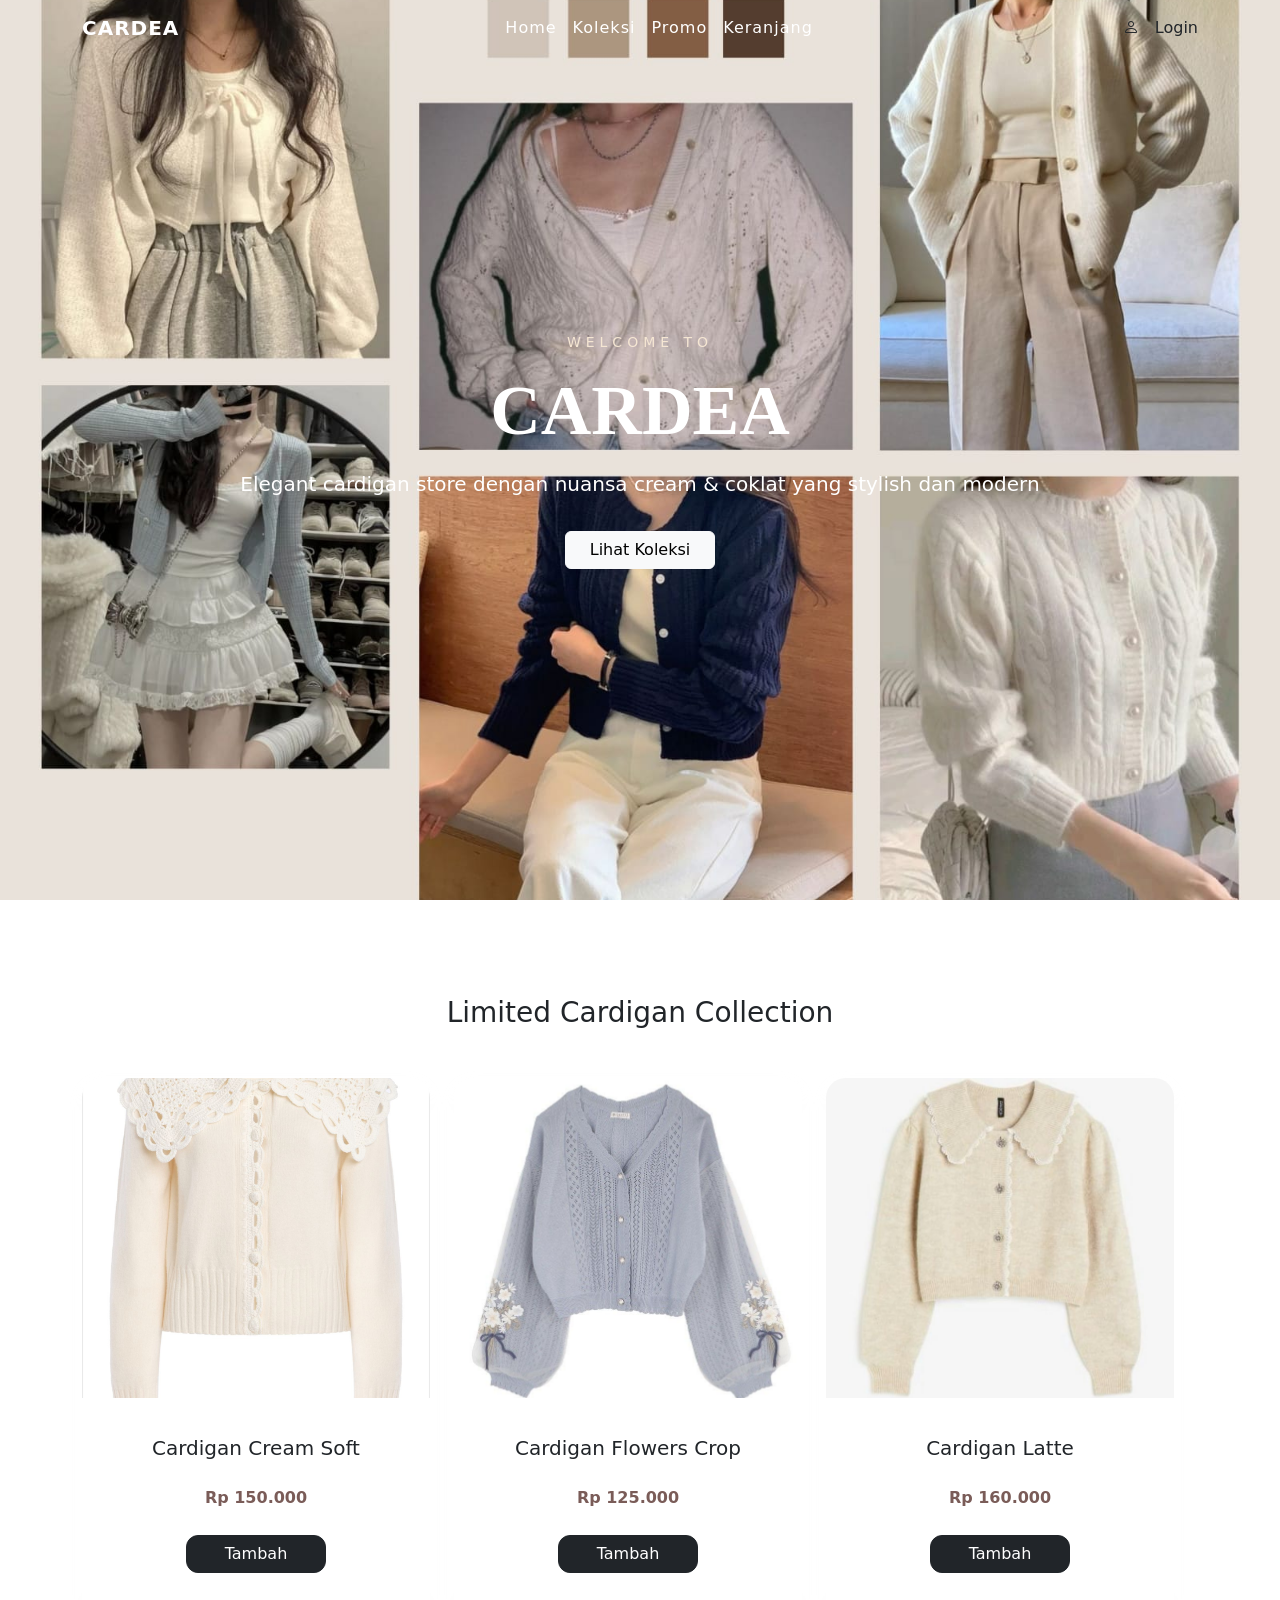
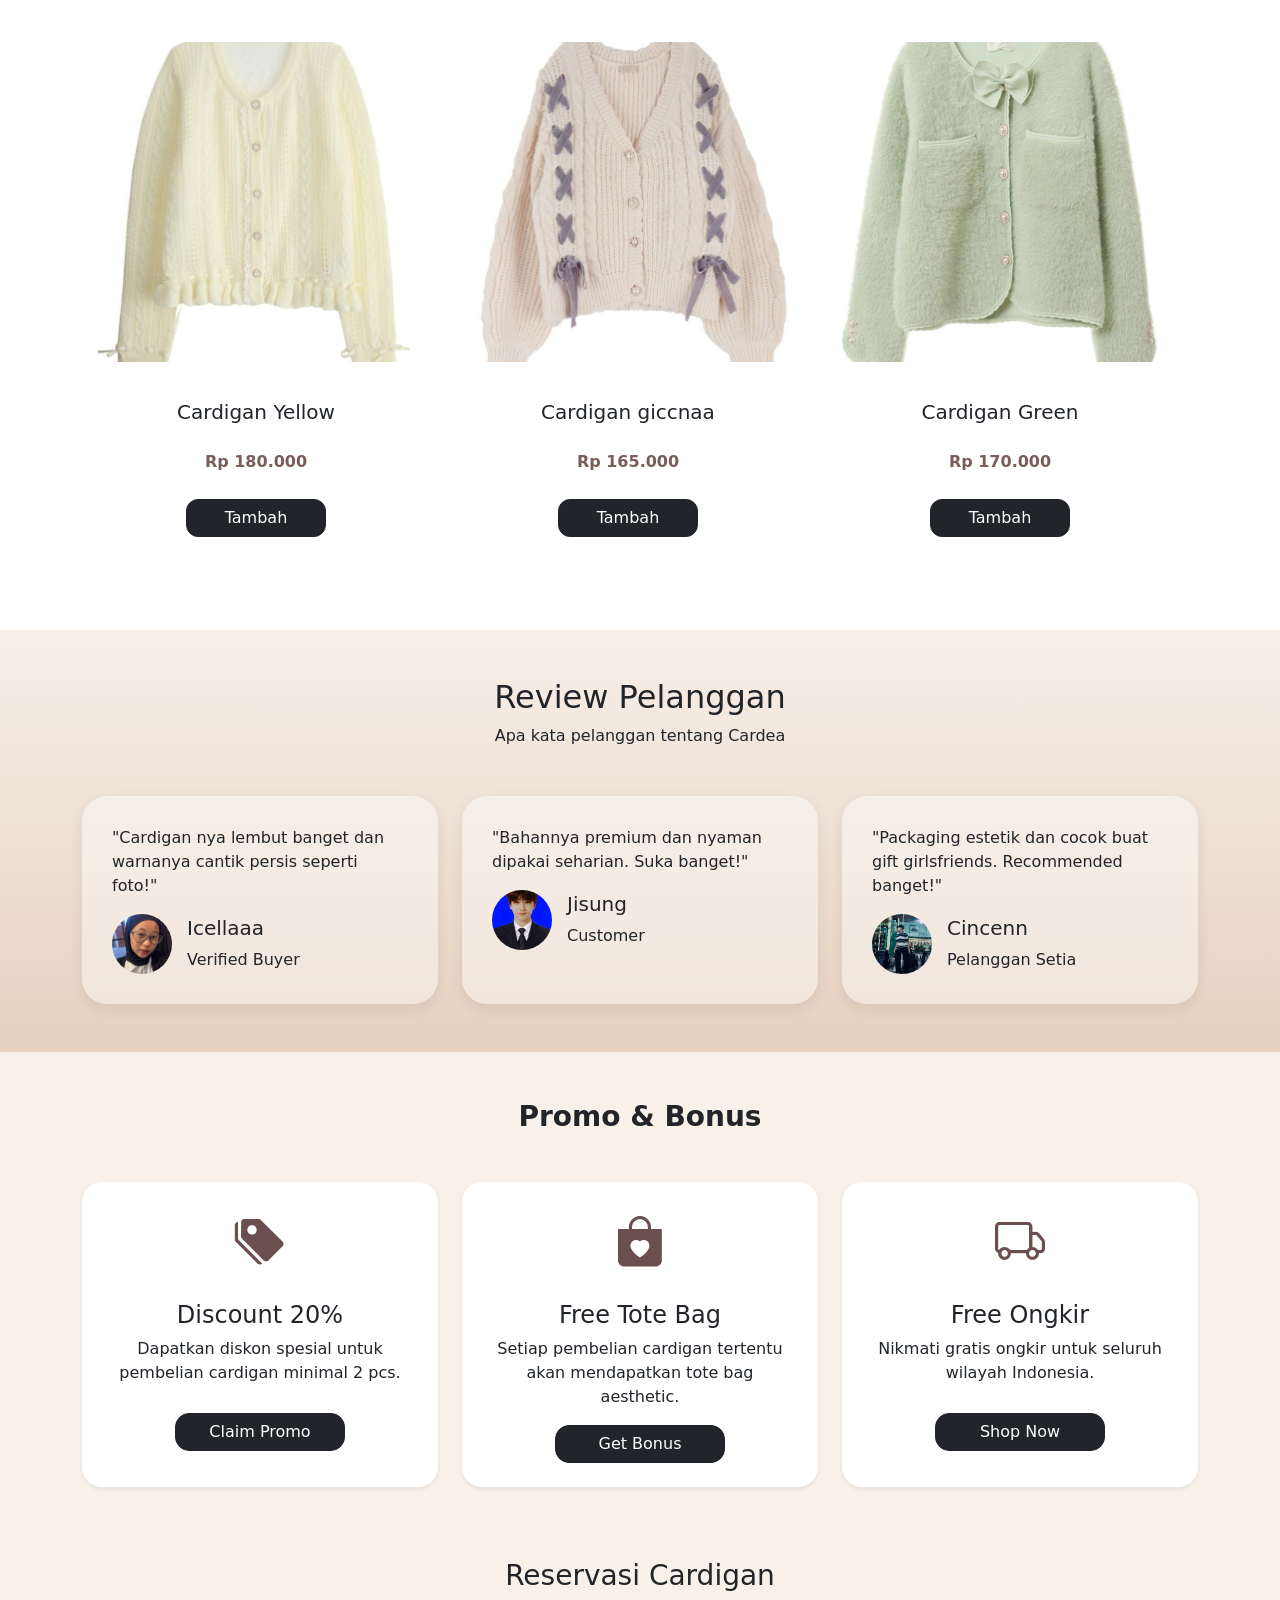
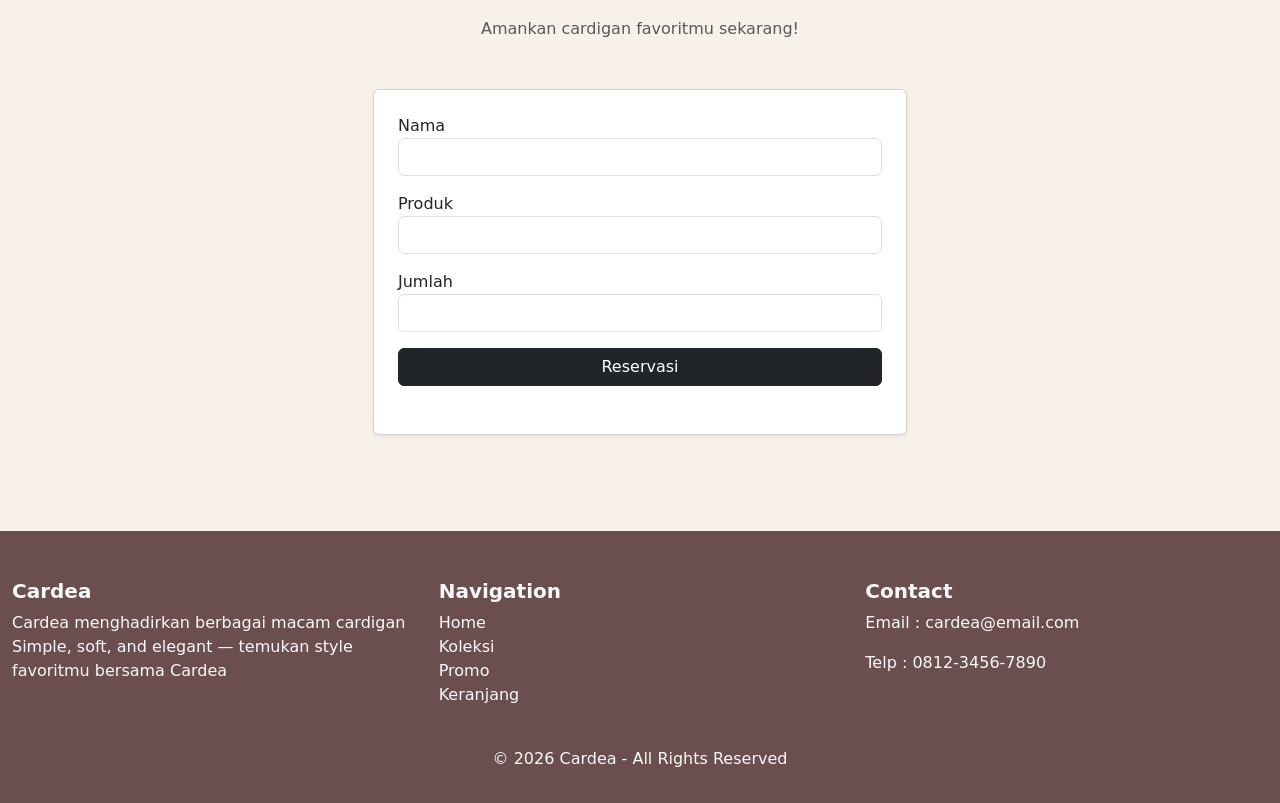
<file: index.html>
<!DOCTYPE html>
<html>
<head>
  <title>Cardea</title>
  <link href="https://cdn.jsdelivr.net/npm/bootstrap@5.3.0/dist/css/bootstrap.min.css" rel="stylesheet">
  <link rel="stylesheet" href="https://cdn.jsdelivr.net/npm/bootstrap-icons@1.11.3/font/bootstrap-icons.min.css">
  <link rel="stylesheet" href="css.css">
</head>

<body>

<!-- NAVBAR -->
<nav class="navbar navbar-expand-lg navbar-dark fixed-top custom-navbar">
  <div class="container">

    <a class="navbar-brand fw-bold">CARDEA</a>
    <button class="navbar-toggler" data-bs-toggle="collapse" data-bs-target="#nav">
      <span class="navbar-toggler-icon"></span>
    </button>

    <div class="collapse navbar-collapse justify-content-center" id="nav">
      <ul class="navbar-nav">
        <li class="nav-item"><a class="nav-link" href="index.html">Home</a></li>
        <li class="nav-item"><a class="nav-link" href="koleksi.html">Koleksi</a></li>
        <li class="nav-item"><a class="nav-link" href="promo.html">Promo</a></li>
        <li class="nav-item"><a class="nav-link" href="keranjang.html">Keranjang</a></li>
      </ul>
    </div>
    <div class="ms-auto d-flex gap-3 align-items-center">
    <i class="bi bi-person"></i>Login</a>
</div>
  </div>
</nav>

<!-- HERO -->
<section class="hero d-flex align-items-center text-center text-white">
  <div class="container">
    <p class="welcome-text">WELCOME TO</p>
    <h1 class="display-3 fw-bold">CARDEA</h1>
    <p class="lead mt-3">
      Elegant cardigan store dengan nuansa cream & coklat yang stylish dan modern
    </p>
    <a href="koleksi.html" class="btn btn-light mt-3 px-4"> Lihat Koleksi</a>
  </div>
</section>

</body>

<!-- PRODUK -->
<section class="container py-5 mt-5">
  <h3 class="text-center mb-4"> Limited Cardigan Collection</h3>
  <div class="row g-4">
   <div class="row g-4">

  <!-- 1 -->
  <div class="col-md-4">
    <div class="card product">
      <img src="cardea sccell.jpg" class="card-img-top">
      <div class="card-body text-center">
        <h5>Cardigan Cream Soft</h5>
        <p>Rp 150.000</p>
        <button class="btn btn-dark">Tambah</button>
      </div>
    </div>
  </div>

  <!-- 2 -->
  <div class="col-md-4">
    <div class="card product">
      <img src="flowerss cardea.jpg" class="card-img-top">
      <div class="card-body text-center">
        <h5>Cardigan Flowers Crop</h5>
        <p>Rp 125.000</p>
        <button class="btn btn-dark">Tambah</button>
      </div>
    </div>
  </div>

  <!-- 3 -->
  <div class="col-md-4">
    <div class="card product">
      <img src="yyy.jpg" class="card-img-top">
      <div class="card-body text-center">
        <h5>Cardigan Latte</h5>
        <p>Rp 160.000</p>
        <button class="btn btn-dark">Tambah</button>
      </div>
    </div>
  </div>

  <!-- 4 -->
  <div class="col-md-4">
    <div class="card product">
      <img src="yellow cardea.jpg" class="card-img-top">
      <div class="card-body text-center">
        <h5>Cardigan Yellow</h5>
        <p>Rp 180.000</p>
        <button class="btn btn-dark">Tambah</button>
      </div>
    </div>
  </div>

  <!-- 5 -->
  <div class="col-md-4">
    <div class="card product">
      <img src="gicc cardea.jpg" class="card-img-top">
      <div class="card-body text-center">
        <h5>Cardigan giccnaa</h5>
        <p>Rp 165.000</p>
        <button class="btn btn-dark">Tambah</button>
      </div>
    </div>
  </div>

  <!-- 6 -->
  <div class="col-md-4">
    <div class="card product">
      <img src="green cardea.jpg" class="card-img-top">
      <div class="card-body text-center">
        <h5>Cardigan Green</h5>
        <p>Rp 170.000</p>
        <button class="btn btn-dark">Tambah</button>
      </div>
    </div>
  </div>
</div>
  </div>
</section>

 <!-- REVIEW PELANGGAN -->
<section class="review-section py-5">
  <div class="container">

    <div class="text-center mb-5">
      <h2 class="review-title">Review Pelanggan</h2>
      <p class="review-subtitle">
        Apa kata pelanggan tentang Cardea 
      </p>
    </div>

    <div class="row g-4">

      <!-- REVIEW 1 -->
      <div class="col-md-4">
        <div class="review-card">
          <p class="review-text">
            "Cardigan nya lembut banget dan warnanya cantik persis seperti foto!"
          </p>

          <div class="review-user">
            <img src="review 1.img.jpeg">
            <div>
              <h5>Icellaaa</h5>
              <span>Verified Buyer</span>
            </div>
          </div>

        </div>
      </div>

      <!-- REVIEW 2 -->
      <div class="col-md-4">
        <div class="review-card">
          <p class="review-text">
            "Bahannya premium dan nyaman dipakai seharian. Suka banget!"
          </p>
          <div class="review-user">
            <img src="review2.img.jpeg">
            <div>
              <h5>Jisung</h5>
              <span>Customer</span>
            </div>
          </div>
        </div>
      </div>

      <!-- REVIEW 3 -->
      <div class="col-md-4">
        <div class="review-card">
          <p class="review-text">
            "Packaging estetik dan cocok buat gift girlsfriends. Recommended banget!"
          </p>
          <div class="review-user">
            <img src="review3.img.jpeg">
            <div>
              <h5>Cincenn</h5>
              <span>Pelanggan Setia</span>
            </div>
          </div>
        </div>
      </div>
    </div>
  </div>
</section>

<!-- PROMO -->
<section class="promo py-5">
  <div class="container">

    <h3 class="text-center mb-5 fw-bold">Promo & Bonus</h3>

    <div class="row g-4">

      <!-- Promo 1 -->
<div class="col-md-4">
  <div class="card promo-card border-0 shadow-sm h-100 text-center p-4">
    <div class="promo-icon">
      <i class="bi bi-tags-fill"></i>
    </div>
    <h4>Discount 20%</h4>
    <p>
      Dapatkan diskon spesial untuk pembelian cardigan minimal 2 pcs.
    </p>
    <button class="btn btn-dark" onclick="claimPromo()">
      Claim Promo
    </button>
  </div>
</div>

     <!-- Promo 2 -->
<div class="col-md-4">
  <div class="card promo-card border-0 shadow-sm h-100 text-center p-4">
    <div class="promo-icon">
      <i class="bi bi-bag-heart-fill"></i>
    </div>
    <h4>Free Tote Bag</h4>
    <p>
      Setiap pembelian cardigan tertentu akan mendapatkan tote bag aesthetic.
    </p>
    <button class="btn btn-dark" onclick="getBonus()">
      Get Bonus
    </button>
  </div>
</div>

      <!-- Promo 3 -->
<div class="col-md-4">
  <div class="card promo-card border-0 shadow-sm h-100 text-center p-4">
    <div class="promo-icon">
      <i class="bi bi-truck"></i>
    </div>
    <h4>Free Ongkir</h4>
    <p>
      Nikmati gratis ongkir untuk seluruh wilayah Indonesia.
    </p>
    <button class="btn btn-dark" onclick="freeOngkir()">
      Shop Now
    </button>
  </div>
</div>

<!-- RESERVASI -->
<section class="reservasi py-5">
  <div class="container-fluid">
    <h3 class="text-center mb-4">Reservasi Cardigan</h3>
    <p class="text-center text-muted mb-5">Amankan cardigan favoritmu sekarang!</p>

    <div class="row justify-content-center">
      <div class="col-md-6">
        <div class="card p-4 shadow-sm">

          <div class="mb-3">
            <label>Nama</label>
            <input type="text" id="nama" class="form-control">
          </div>

          <div class="mb-3">
            <label>Produk</label>
            <input type="text" id="produk" class="form-control">
            </select>
          </div>

          <div class="mb-3">
            <label>Jumlah</label>
            <input type="number" id="jumlah" class="form-control">
          </div>
          <button class="btn btn-dark w-100" onclick="reservasi()">Reservasi</button>

          <div id="hasil" class="mt-4 text-center fw-bold"></div>

        </div>
      </div>
    </div>
  </div>
</div>
  </div>
      </div>
    </div>
  </div>
</div>
</section>

<!-- FOOTER -->
<footer class="footer text-light pt-5 pb-3">
  <div class="container-fluid">

    <div class="row">
      <div class="col-md-4 mb-4">
        <h5 class="fw-bold">Cardea</h5>
        <p>
        Cardea menghadirkan berbagai macam cardigan
        Simple, soft, and elegant — temukan style favoritmu bersama Cardea
        </p>
      </div>
      <div class="col-md-4 mb-4">
        <h5 class="fw-bold">Navigation</h5>
        <ul class="list-unstyled footer">
          <li><a class="nav-link" href="index.html">Home</a></li>
          <li><a class="nav-link" href="koleksi.html">Koleksi</a></li>
          <li><a class="nav-link" href="promo.html">Promo</a></li>
           <li><a class="nav-link" href="keranjang.html">Keranjang</a></li>
        </ul>
      </div>

      <div class="col-md-4 mb-4">
        <h5 class="fw-bold">Contact</h5>
        <p>Email : cardea@email.com</p>
        <p>Telp : 0812-3456-7890</p>
      </div>
    </div>
    <div class="footer-bottom text-center">
      <p>© 2026 Cardea - All Rights Reserved</p>
    </div>
  </div>
</footer>
<script src="https://cdn.jsdelivr.net/npm/bootstrap@5.3.0/dist/js/bootstrap.bundle.min.js"></script>
<script src="script.js"></script>

</body>
</html>
</file>
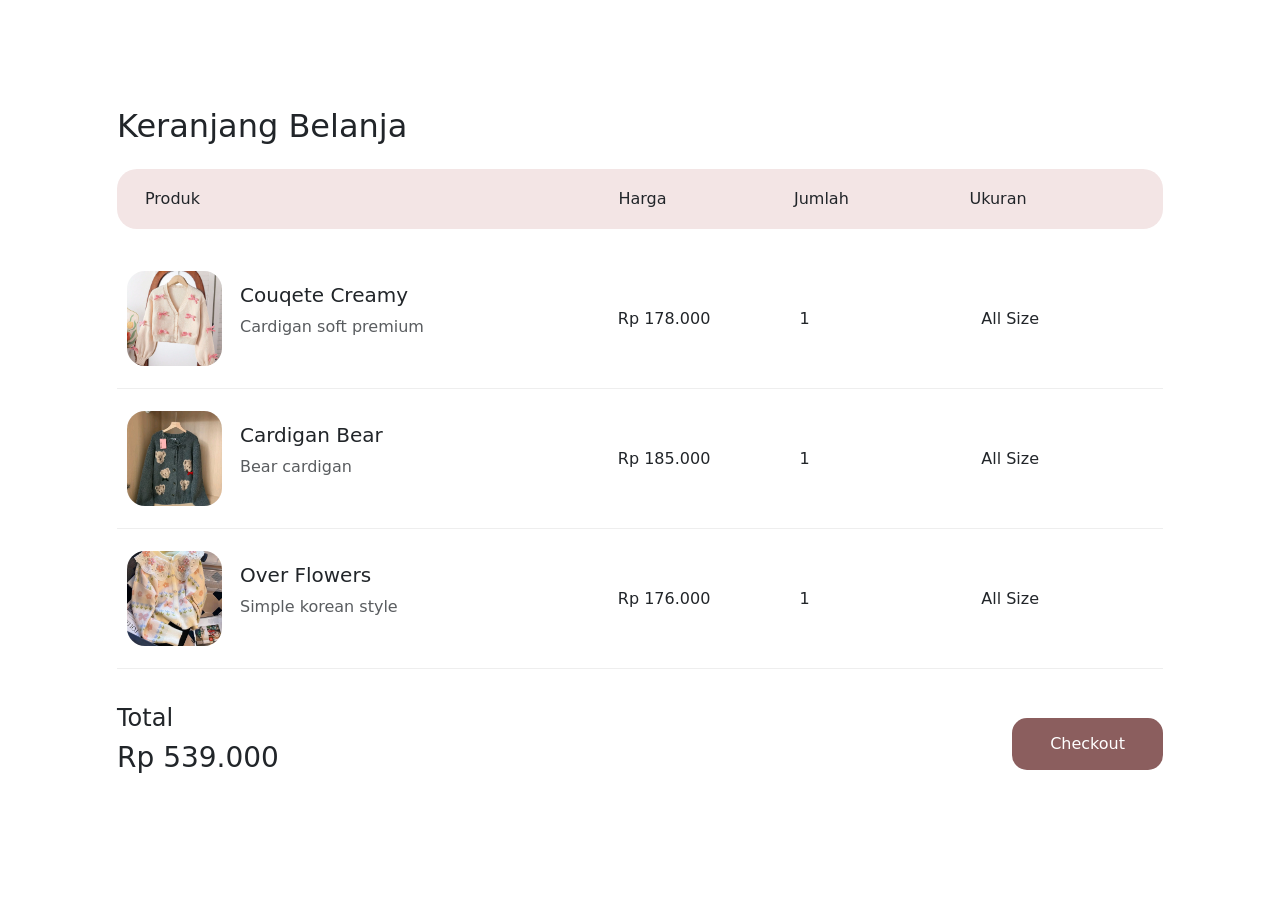
<file: keranjang.html>
<!DOCTYPE html>
<html>
<head>
  <title>Cardea</title>
  <link href="https://cdn.jsdelivr.net/npm/bootstrap@5.3.0/dist/css/bootstrap.min.css" rel="stylesheet">
  <link rel="stylesheet"
  href="https://cdn.jsdelivr.net/npm/bootstrap-icons@1.11.3/font/bootstrap-icons.min.css">
  <link rel="stylesheet" href="css.css">
</head>

<body>

<!-- NAVBAR -->
<nav class="navbar navbar-expand-lg navbar-dark fixed-top custom-navbar">
  <div class="container">
    <a class="navbar-brand fw-bold">CARDEA</a>
    <button class="navbar-toggler"
    data-bs-toggle="collapse"
    data-bs-target="#nav">
      <span class="navbar-toggler-icon"></span>
    </button>

    <div class="collapse navbar-collapse justify-content-center" id="nav">
      <ul class="navbar-nav gap-3">
        <li class="nav-item">
        <li class="nav-item"><a class="nav-link" href="index.html">Home</a></li>
        <li class="nav-item"><a class="nav-link" href="koleksi.html">Koleksi</a></li>
        <li class="nav-item"><a class="nav-link" href="promo.html">Promo</a></li>
        <li class="nav-item"><a class="nav-link" href="keranjang.html">Keranjang</a></li>
      </ul>
      </ul>
    </div>
  </div>
</nav>

 <br>
  <section class="container my-5">

  <div class="cart-wrapper">

    <h2 class="cart-title mb-4">Keranjang Belanja</h2>

    <!-- HEADER -->
    <div class="cart-header">

      <div class="header-produk">
        Produk
      </div>

      <div class="header-harga">
        Harga
      </div>

      <div class="header-jumlah">
        Jumlah
      </div>

      <div class="header-ukuran">
        Ukuran
      </div>

    </div>

    <!-- PRODUK 1 -->
    <div class="cart-item">

      <div class="cart-product">

        <img src="cardigan cream pink.jpg" class="cart-img">

        <div>
          <h5>Couqete Creamy</h5>
          <p class="text-muted">Cardigan soft premium</p>
        </div>

      </div>

      <div class="cart-price">
        Rp 178.000
      </div>

      <div class="cart-qty">
        1
      </div>

      <div class="cart-size">
        All Size
      </div>

    </div>

    <!-- PRODUK 2 -->
    <div class="cart-item">

      <div class="cart-product">

        <img src="bearcardi.jpg" class="cart-img">

        <div>
          <h5>Cardigan Bear</h5>
          <p class="text-muted">Bear cardigan</p>
        </div>

      </div>

      <div class="cart-price">
        Rp 185.000
      </div>

      <div class="cart-qty">
        1
      </div>

      <div class="cart-size">
        All Size
      </div>

    </div>

    <!-- PRODUK 3 -->
    <div class="cart-item">

      <div class="cart-product">

        <img src="oversizecardi4.jpg" class="cart-img">

        <div>
          <h5>Over Flowers</h5>
          <p class="text-muted">Simple korean style</p>
        </div>

      </div>

      <div class="cart-price">
        Rp 176.000
      </div>

      <div class="cart-qty">
        1
      </div>

      <div class="cart-size">
        All Size
      </div>

    </div>

    <!-- TOTAL -->
    <div class="cart-bottom">

      <div>
        <h4>Total</h4>
        <h3>Rp 539.000</h3>
      </div>

      <button class="btn-checkout" onclick="checkoutProduk()">
        Checkout
      </button>
    </div>
  </div>
</section>
    <!-- DETAIL PEMBELIAN -->
<div class="detail-box" id="detailBeli">

  <h4>Detail Pembelian</h4>

  <div class="detail-item">
    <span>Nama</span>
    <strong>Celtata</strong>
  </div>

  <div class="detail-item">
    <span>Total Bayar</span>
    <strong>Rp 539.000</strong>
  </div>

  <div class="detail-item">
    <span>Metode Pembayaran</span>
    <strong>Transfer Bank</strong>
  </div>

  <div class="detail-item">
    <span>Status</span>
    <strong class="status-success">
      Pesanan Berhasil Dibuat
    </strong>
  </div>

  <button class="btn-selesai" onclick="selesaiPesanan()">
    Selesai
  </button>
</div>

<script src="https://cdn.jsdelivr.net/npm/bootstrap@5.3.0/dist/js/bootstrap.bundle.min.js"></script>
<script src="script.js"></script>

</body>
</html>
</file>
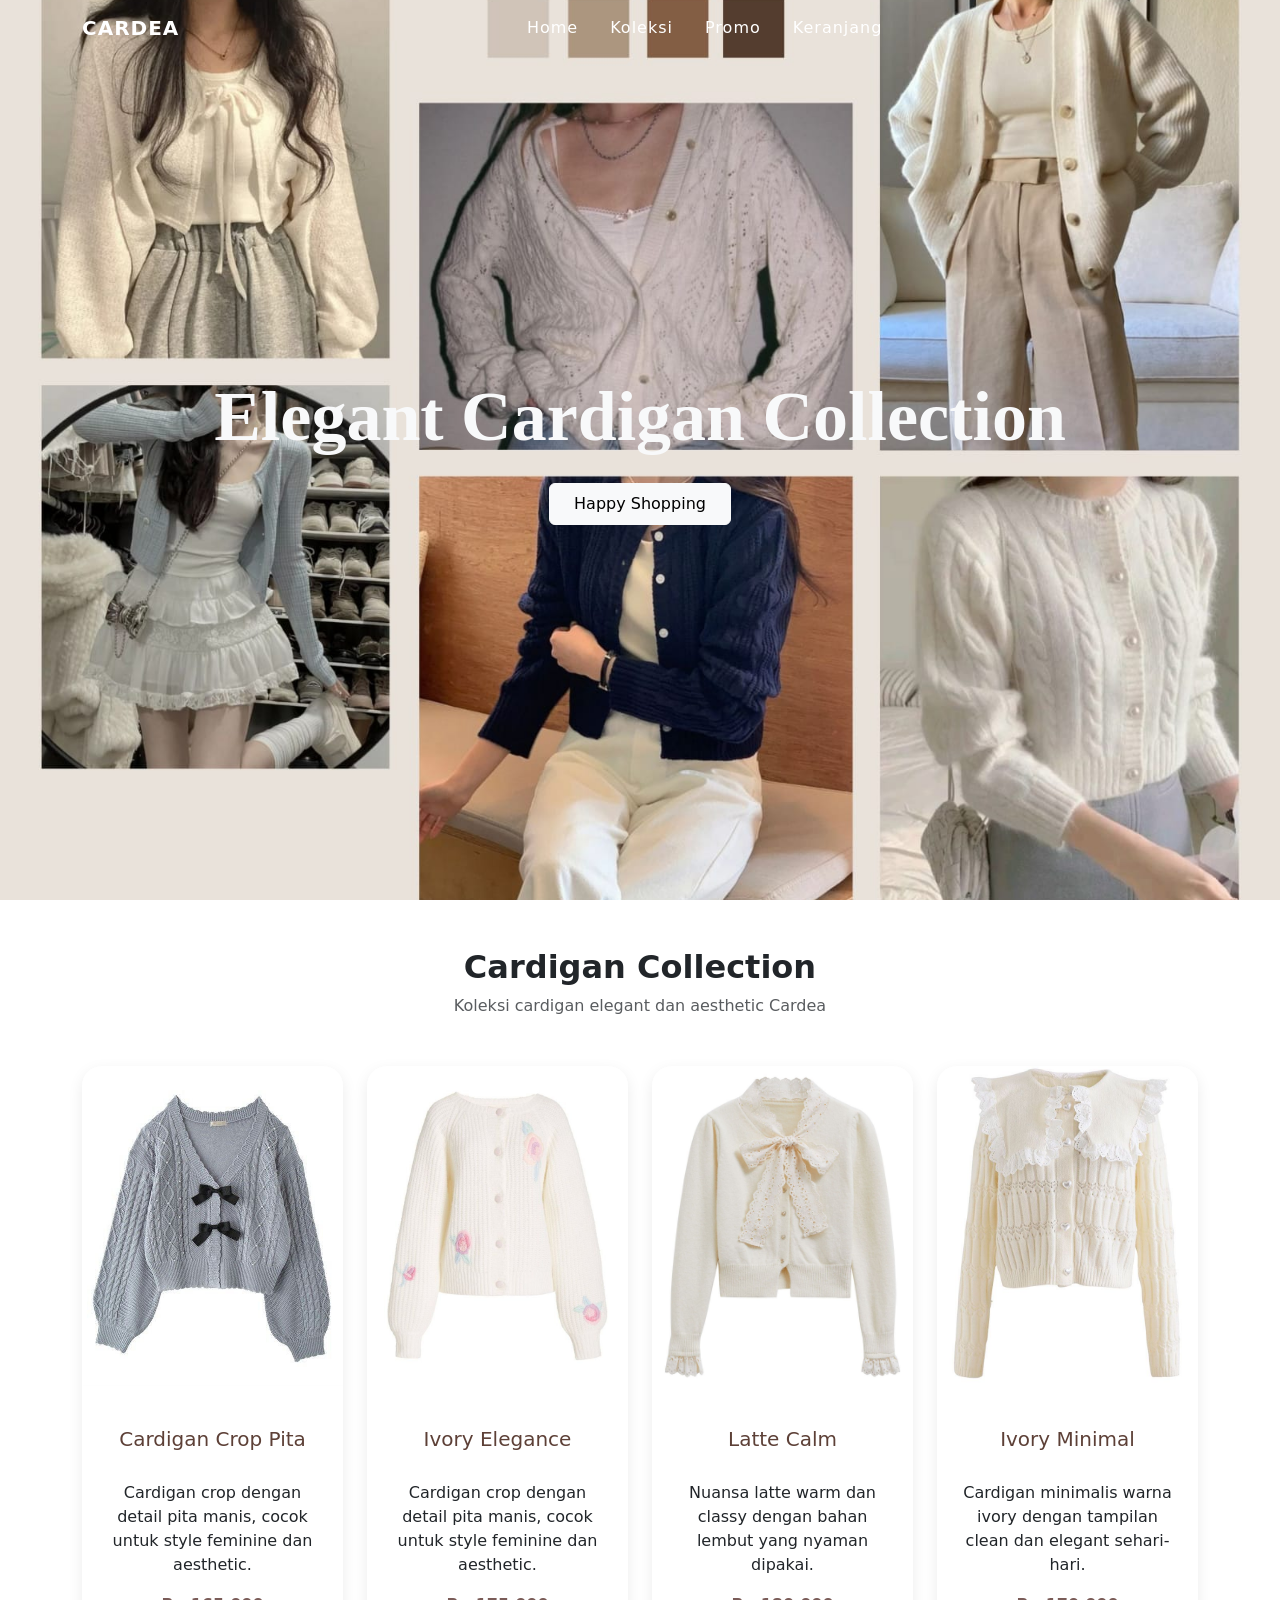
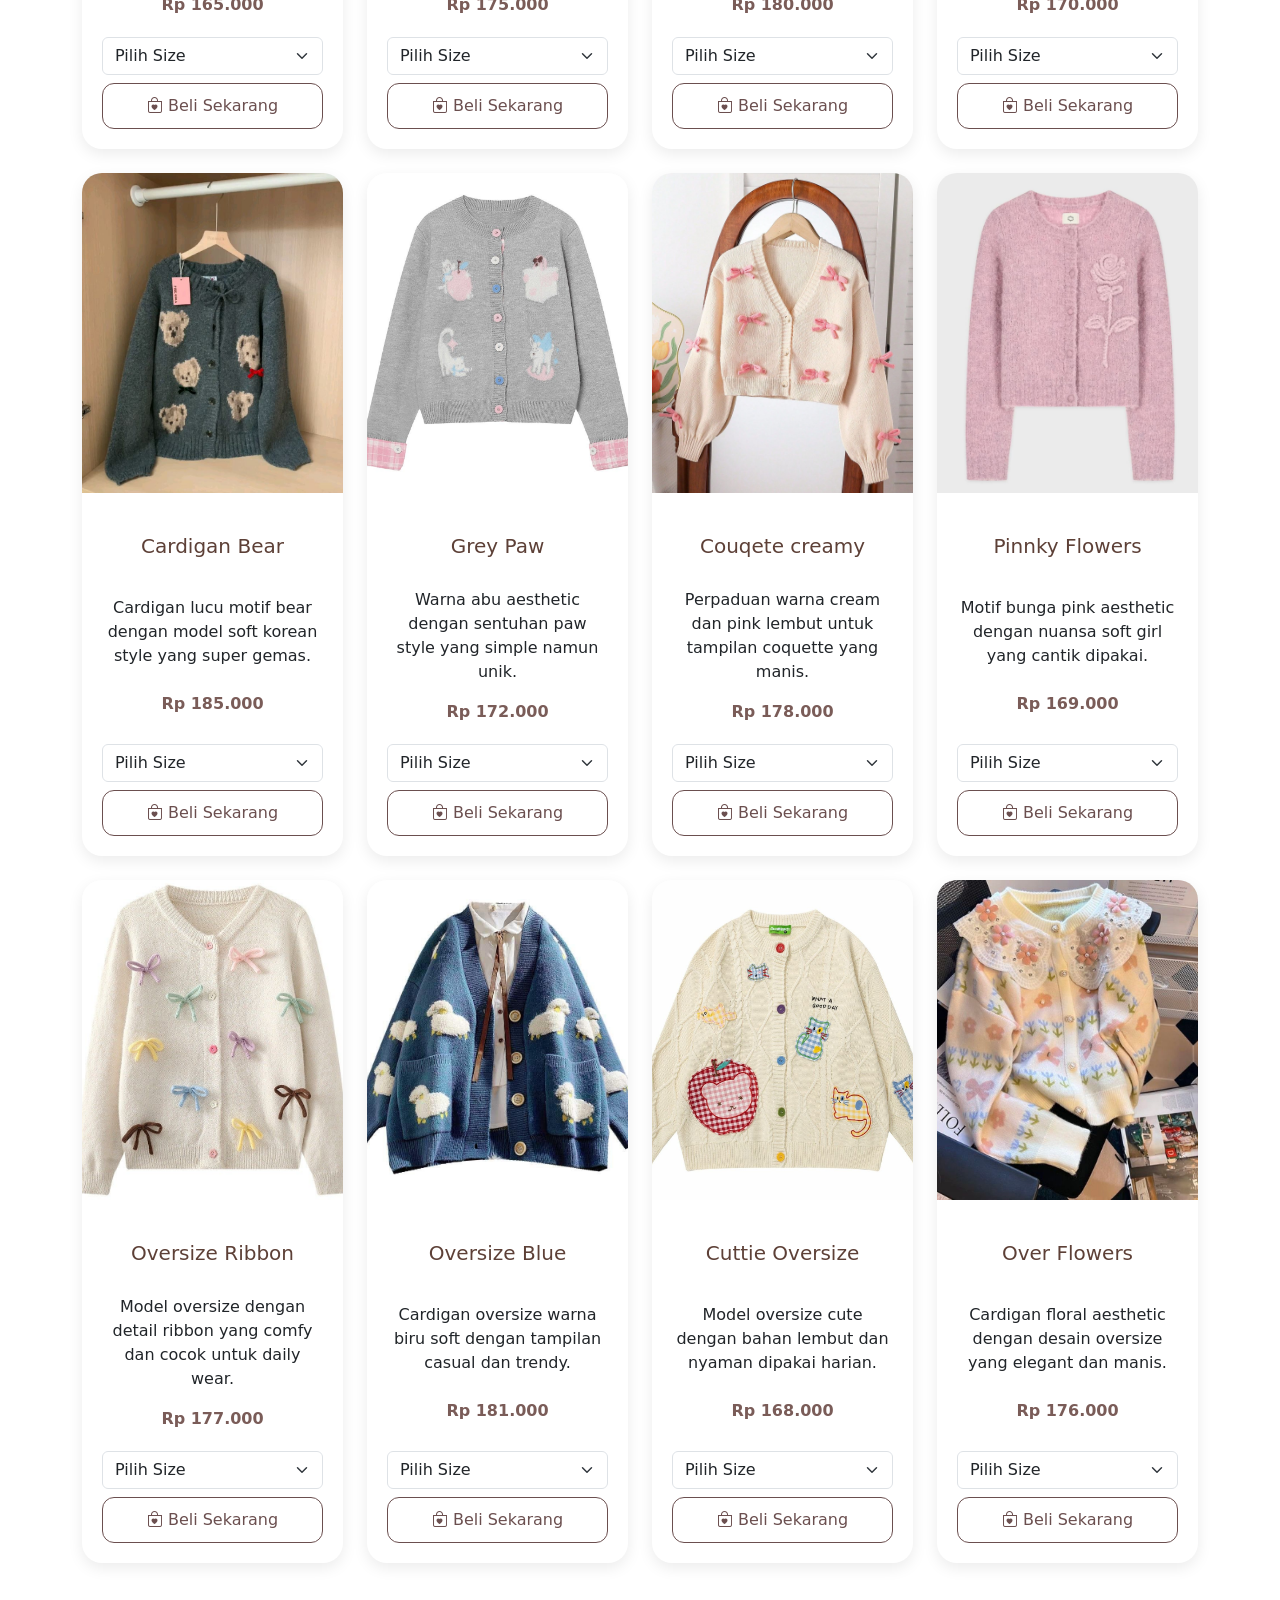
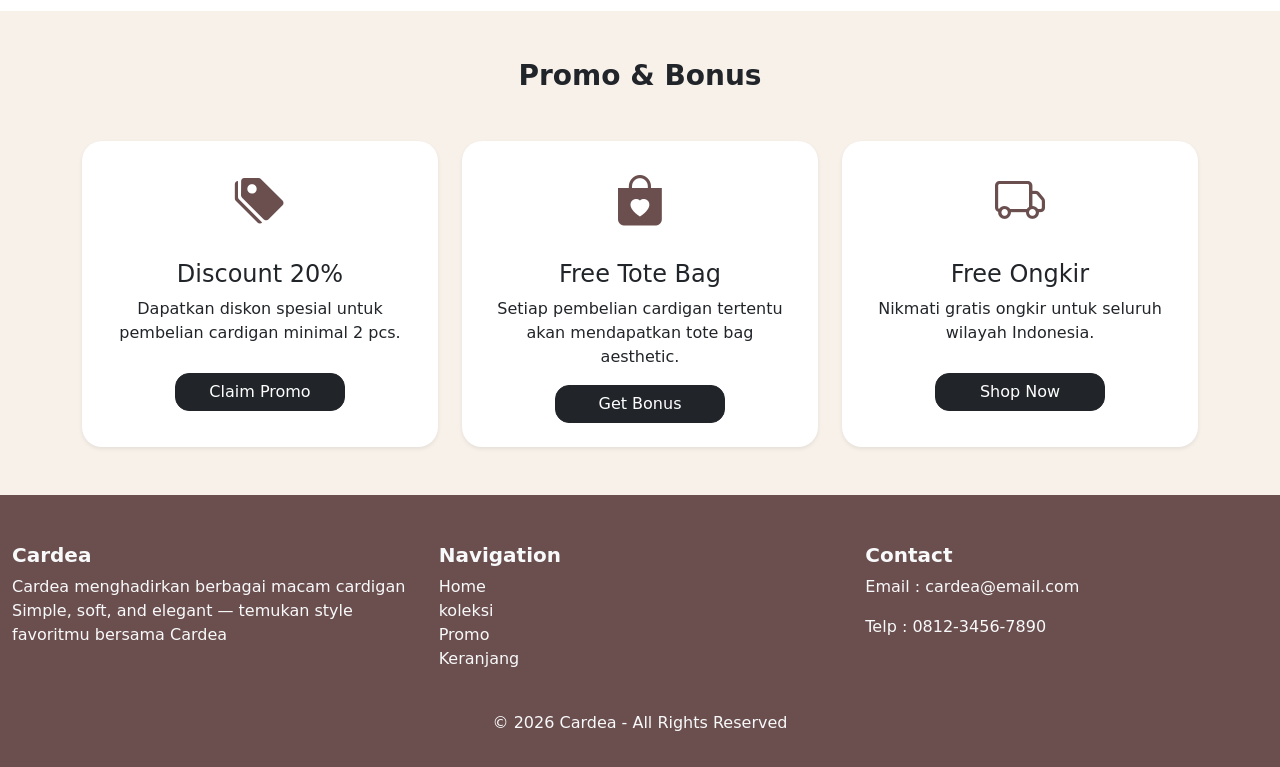
<file: koleksi.html>
<!DOCTYPE html>
<html lang="id">
<head>
  <title>Cardea</title>
  <link href="https://cdn.jsdelivr.net/npm/bootstrap@5.3.0/dist/css/bootstrap.min.css" rel="stylesheet">
  <link rel="stylesheet"
  href="https://cdn.jsdelivr.net/npm/bootstrap-icons@1.11.3/font/bootstrap-icons.min.css">
  <link rel="stylesheet" href="css.css">
</head>

<body>

<!-- NAVBAR -->
<nav class="navbar navbar-expand-lg navbar-dark fixed-top custom-navbar">
  <div class="container">
    <a class="navbar-brand fw-bold">CARDEA</a>
    <button class="navbar-toggler"
    data-bs-toggle="collapse"
    data-bs-target="#nav">
      <span class="navbar-toggler-icon"></span>
    </button>

    <div class="collapse navbar-collapse justify-content-center" id="nav">
      <ul class="navbar-nav gap-3">
        <li class="nav-item">
        <li class="nav-item"><a class="nav-link" href="index.html">Home</a></li>
        <li class="nav-item"><a class="nav-link" href="koleksi.html">Koleksi</a></li>
        <li class="nav-item"><a class="nav-link" href="promo.html">Promo</a></li>
        <li class="nav-item"><a class="nav-link" href="keranjang.html">Keranjang</a></li>
      </ul>
      </ul>
    </div>
  </div>
</nav>

<!-- HERO -->
<section class="hero d-flex align-items-center text-center text-light">
  <div class="container">
    <h1 class="display-4 fw-bold">
      Elegant Cardigan Collection
    </h1>
    <button class="btn btn-light px-4 py-2 mt-3">
      Happy Shopping
    </button>
  </div>
</section>

<!-- KATALOG PRODUK -->
<section class="container py-5" id="koleksi">
  <div class="text-center mb-5">

    <h2 class="fw-bold">Cardigan Collection</h2>
    <p class="text-muted">
      Koleksi cardigan elegant dan aesthetic Cardea
    </p>
  </div>

  <div class="row g-4">

    <!-- 1 -->
<div class="col-md-3 col-sm-6">
  <div class="card product-card h-100">
    <img src="couqet cardea.jpg" class="card-img-top">

    <div class="card-body text-center">
      <h5>Cardigan Crop Pita</h5>

      <p class="desc">
        Cardigan crop dengan detail pita manis,
        cocok untuk style feminine dan aesthetic.
      </p>

      <p class="price">Rp 165.000</p>

      <div class="d-grid gap-2">

        <select class="form-select size-option">
          <option selected disabled>Pilih Size</option>
          <option>S</option>
          <option>M</option>
          <option>L</option>
          <option>XL</option>
        </select>

        <button class="btn btn-dark buy-now">
          <i class="bi bi-bag-heart"></i>
          Beli Sekarang
        </button>

      </div>
    </div>
  </div>
</div>

<!-- 2 -->
<div class="col-md-3 col-sm-6">
  <div class="card product-card h-100">
    <img src="clebwee.jpg" class="card-img-top">

    <div class="card-body text-center">
      <h5>Ivory Elegance</h5>

      <p class="desc">
        Cardigan crop dengan detail pita manis,
        cocok untuk style feminine dan aesthetic.
      </p>

      <p class="price">Rp 175.000</p>

      <div class="d-grid gap-2">

        <select class="form-select size-option">
          <option selected disabled>Pilih Size</option>
          <option>S</option>
          <option>M</option>
          <option>L</option>
          <option>XL</option>
        </select>

        <button class="btn btn-dark buy-now">
          <i class="bi bi-bag-heart"></i>
          Beli Sekarang
        </button>

      </div>
    </div>
  </div>
</div>

<!-- 3 -->
<div class="col-md-3 col-sm-6">
  <div class="card product-card h-100">
    <img src="cardea favelo.jpg" class="card-img-top">

    <div class="card-body text-center">
      <h5>Latte Calm</h5>

      <p class="desc">
        Nuansa latte warm dan classy dengan
        bahan lembut yang nyaman dipakai.
      </p>

      <p class="price">Rp 180.000</p>

      <div class="d-grid gap-2">

        <select class="form-select size-option">
          <option selected disabled>Pilih Size</option>
          <option>S</option>
          <option>M</option>
          <option>L</option>
          <option>XL</option>
        </select>

        <button class="btn btn-dark buy-now">
          <i class="bi bi-bag-heart"></i>
          Beli Sekarang
        </button>

      </div>
    </div>
  </div>
</div>

<!-- 4 -->
<div class="col-md-3 col-sm-6">
  <div class="card product-card h-100">
    <img src="cardeaa meww.jpg" class="card-img-top">

    <div class="card-body text-center">
      <h5>Ivory Minimal</h5>

      <p class="desc">
        Cardigan minimalis warna ivory dengan
        tampilan clean dan elegant sehari-hari.
      </p>

      <p class="price">Rp 170.000</p>

      <div class="d-grid gap-2">

        <select class="form-select size-option">
          <option selected disabled>Pilih Size</option>
          <option>S</option>
          <option>M</option>
          <option>L</option>
          <option>XL</option>
        </select>

        <button class="btn btn-dark buy-now">
          <i class="bi bi-bag-heart"></i>
          Beli Sekarang
        </button>

      </div>
    </div>
  </div>
</div>

<!-- 5 -->
<div class="col-md-3 col-sm-6">
  <div class="card product-card h-100">
    <img src="bearcardi.jpg" class="card-img-top">

    <div class="card-body text-center">
      <h5>Cardigan Bear</h5>

      <p class="desc">
        Cardigan lucu motif bear dengan model
        soft korean style yang super gemas.
      </p>

      <p class="price">Rp 185.000</p>

      <div class="d-grid gap-2">

        <select class="form-select size-option">
          <option selected disabled>Pilih Size</option>
          <option>S</option>
          <option>M</option>
          <option>L</option>
          <option>XL</option>
        </select>

        <button class="btn btn-dark buy-now">
          <i class="bi bi-bag-heart"></i>
          Beli Sekarang
        </button>

      </div>
    </div>
  </div>
</div>

<!-- 6 -->
<div class="col-md-3 col-sm-6">
  <div class="card product-card h-100">
    <img src="abu abucardi.jpg" class="card-img-top">

    <div class="card-body text-center">
      <h5>Grey Paw</h5>

      <p class="desc">
        Warna abu aesthetic dengan sentuhan
        paw style yang simple namun unik.
      </p>

      <p class="price">Rp 172.000</p>

      <div class="d-grid gap-2">

        <select class="form-select size-option">
          <option selected disabled>Pilih Size</option>
          <option>S</option>
          <option>M</option>
          <option>L</option>
          <option>XL</option>
        </select>

        <button class="btn btn-dark buy-now">
          <i class="bi bi-bag-heart"></i>
          Beli Sekarang
        </button>

      </div>
    </div>
  </div>
</div>

<!-- 7 -->
<div class="col-md-3 col-sm-6">
  <div class="card product-card h-100">
    <img src="cardigan cream pink.jpg" class="card-img-top">

    <div class="card-body text-center">
      <h5>Couqete creamy</h5>

      <p class="desc">
        Perpaduan warna cream dan pink lembut
        untuk tampilan coquette yang manis.
      </p>

      <p class="price">Rp 178.000</p>

      <div class="d-grid gap-2">

        <select class="form-select size-option">
          <option selected disabled>Pilih Size</option>
          <option>S</option>
          <option>M</option>
          <option>L</option>
          <option>XL</option>
        </select>

        <button class="btn btn-dark buy-now">
          <i class="bi bi-bag-heart"></i>
          Beli Sekarang
        </button>

      </div>
    </div>
  </div>
</div>

<!-- 8 -->
<div class="col-md-3 col-sm-6">
  <div class="card product-card h-100">
    <img src="pinnky.jpg" class="card-img-top">

    <div class="card-body text-center">
      <h5>Pinnky Flowers</h5>

      <p class="desc">
        Motif bunga pink aesthetic dengan
        nuansa soft girl yang cantik dipakai.
      </p>

      <p class="price">Rp 169.000</p>

      <div class="d-grid gap-2">

        <select class="form-select size-option">
          <option selected disabled>Pilih Size</option>
          <option>S</option>
          <option>M</option>
          <option>L</option>
          <option>XL</option>
        </select>

        <button class="btn btn-dark buy-now">
          <i class="bi bi-bag-heart"></i>
          Beli Sekarang
        </button>

      </div>
    </div>
  </div>
</div>

<!-- 9 -->
<div class="col-md-3 col-sm-6">
  <div class="card product-card h-100">
    <img src="cardiganoverribbon3.jpg" class="card-img-top">

    <div class="card-body text-center">
      <h5>Oversize Ribbon</h5>

      <p class="desc">
        Model oversize dengan detail ribbon
        yang comfy dan cocok untuk daily wear.
      </p>

      <p class="price">Rp 177.000</p>

      <div class="d-grid gap-2">

        <select class="form-select size-option">
          <option selected disabled>Pilih Size</option>
          <option>S</option>
          <option>M</option>
          <option>L</option>
          <option>XL</option>
        </select>

        <button class="btn btn-dark buy-now">
          <i class="bi bi-bag-heart"></i>
          Beli Sekarang
        </button>

      </div>
    </div>
  </div>
</div>

<!-- 10 -->
<div class="col-md-3 col-sm-6">
  <div class="card product-card h-100">
    <img src="oversizecardi1.jpg" class="card-img-top">

    <div class="card-body text-center">
      <h5>Oversize Blue</h5>

      <p class="desc">
        Cardigan oversize warna biru soft
        dengan tampilan casual dan trendy.
      </p>

      <p class="price">Rp 181.000</p>

      <div class="d-grid gap-2">

        <select class="form-select size-option">
          <option selected disabled>Pilih Size</option>
          <option>S</option>
          <option>M</option>
          <option>L</option>
          <option>XL</option>
        </select>

        <button class="btn btn-dark buy-now">
          <i class="bi bi-bag-heart"></i>
          Beli Sekarang
        </button>

      </div>
    </div>
  </div>
</div>

<!-- 11 -->
<div class="col-md-3 col-sm-6">
  <div class="card product-card h-100">
    <img src="cardiganoversize2.jpg" class="card-img-top">

    <div class="card-body text-center">
      <h5>Cuttie Oversize</h5>

      <p class="desc">
        Model oversize cute dengan bahan
        lembut dan nyaman dipakai harian.
      </p>

      <p class="price">Rp 168.000</p>

      <div class="d-grid gap-2">

        <select class="form-select size-option">
          <option selected disabled>Pilih Size</option>
          <option>S</option>
          <option>M</option>
          <option>L</option>
          <option>XL</option>
        </select>

        <button class="btn btn-dark buy-now">
          <i class="bi bi-bag-heart"></i>
          Beli Sekarang
        </button>

      </div>
    </div>
  </div>
</div>

<!-- 12 -->
<div class="col-md-3 col-sm-6">
  <div class="card product-card h-100">
    <img src="oversizecardi4.jpg" class="card-img-top">

    <div class="card-body text-center">
      <h5>Over Flowers</h5>

      <p class="desc">
        Cardigan floral aesthetic dengan
        desain oversize yang elegant dan manis.
      </p>

      <p class="price">Rp 176.000</p>

      <div class="d-grid gap-2">

        <select class="form-select size-option">
          <option selected disabled>Pilih Size</option>
          <option>S</option>
          <option>M</option>
          <option>L</option>
          <option>XL</option>
        </select>

        <button class="btn btn-dark buy-now">
          <i class="bi bi-bag-heart"></i>
          Beli Sekarang
        </button>

      </div>
    </div>
  </div>
</div>
</section>
<!-- PROMO -->
<section class="promo py-5">
  <div class="container">

    <h3 class="text-center mb-5 fw-bold">Promo & Bonus</h3>

    <div class="row g-4">

      <!-- Promo 1 -->
<div class="col-md-4">
  <div class="card promo-card border-0 shadow-sm h-100 text-center p-4">
    <div class="promo-icon">
      <i class="bi bi-tags-fill"></i>
    </div>
    <h4>Discount 20%</h4>
    <p>
      Dapatkan diskon spesial untuk pembelian cardigan minimal 2 pcs.
    </p>
    <button class="btn btn-dark" onclick="claimPromo()">
      Claim Promo
    </button>
  </div>
</div>

     <!-- Promo 2 -->
<div class="col-md-4">
  <div class="card promo-card border-0 shadow-sm h-100 text-center p-4">
    <div class="promo-icon">
      <i class="bi bi-bag-heart-fill"></i>
    </div>
    <h4>Free Tote Bag</h4>
    <p>
      Setiap pembelian cardigan tertentu akan mendapatkan tote bag aesthetic.
    </p>
    <button class="btn btn-dark" onclick="getBonus()">
      Get Bonus
    </button>
  </div>
</div>
      <!-- Promo 3 -->
<div class="col-md-4">
  <div class="card promo-card border-0 shadow-sm h-100 text-center p-4">
    <div class="promo-icon">
      <i class="bi bi-truck"></i>
    </div>
    <h4>Free Ongkir</h4>
    <p>
      Nikmati gratis ongkir untuk seluruh wilayah Indonesia.
    </p>
    <button class="btn btn-dark" onclick="freeOngkir()">
      Shop Now
    </button>
  </div>
</div>
</section>

<!-- FOOTER -->
<footer class="footer text-light pt-5 pb-3">
  <div class="container-fluid">

    <div class="row">
      <div class="col-md-4 mb-4">
        <h5 class="fw-bold">Cardea</h5>
        <p>
        Cardea menghadirkan berbagai macam cardigan
        Simple, soft, and elegant — temukan style favoritmu bersama Cardea
        </p>
      </div>
      <div class="col-md-4 mb-4">
        <h5 class="fw-bold">Navigation</h5>
        <ul class="list-unstyled footer">
         <li><a class="nav-link" href="index.html">Home</a></li>
          <li><a class="nav-link" href="koleksi.html">koleksi</a></li>
          <li><a class="nav-link" href="promo.html">Promo</a></li>
           <li><a class="nav-link" href="keranjang.html">Keranjang</a></li>
        </ul>
      </div>

      <div class="col-md-4 mb-4">
        <h5 class="fw-bold">Contact</h5>
        <p>Email : cardea@email.com</p>
        <p>Telp : 0812-3456-7890</p>
      </div>
    </div>
    <div class="footer-bottom text-center">
      <p>© 2026 Cardea - All Rights Reserved</p>
    </div>
  </div>

</footer>

<script src="https://cdn.jsdelivr.net/npm/bootstrap@5.3.0/dist/js/bootstrap.bundle.min.js"></script>
<script src="script.js"></script>

</body>
</html>
</file>
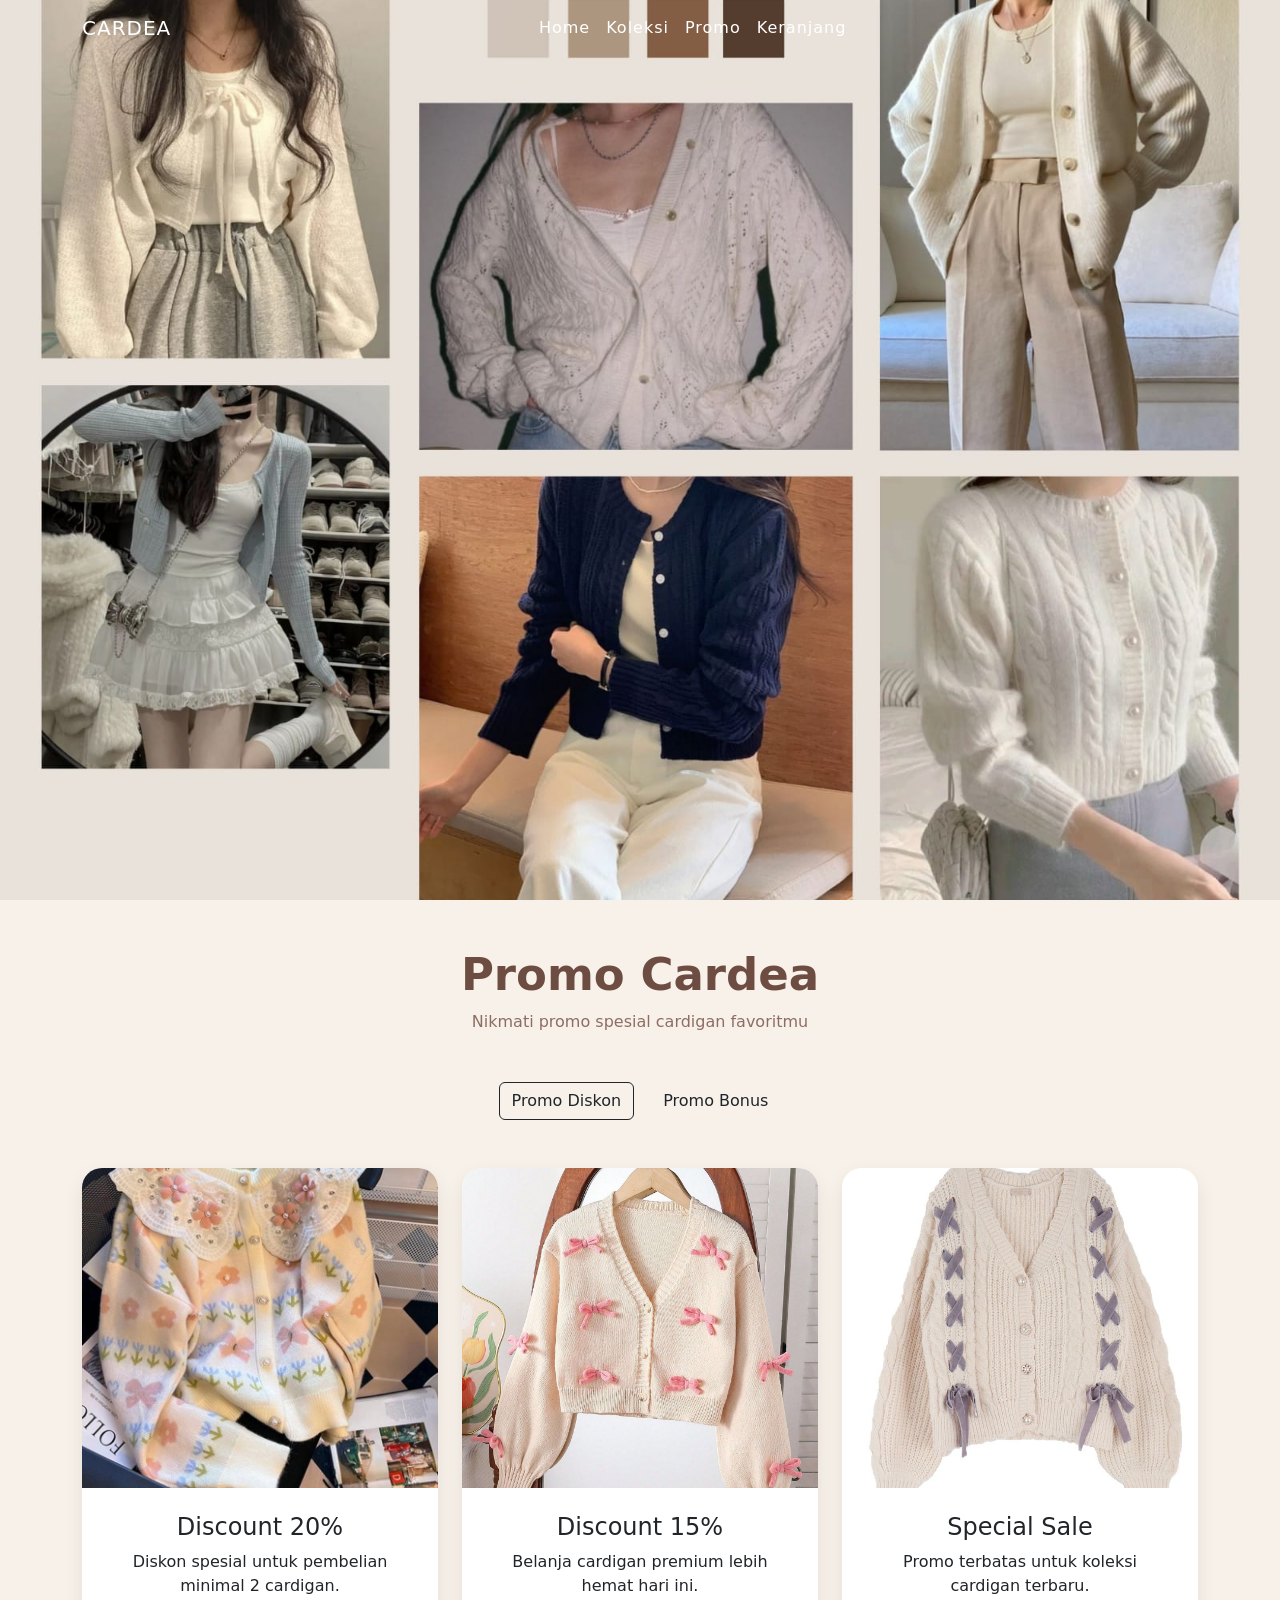
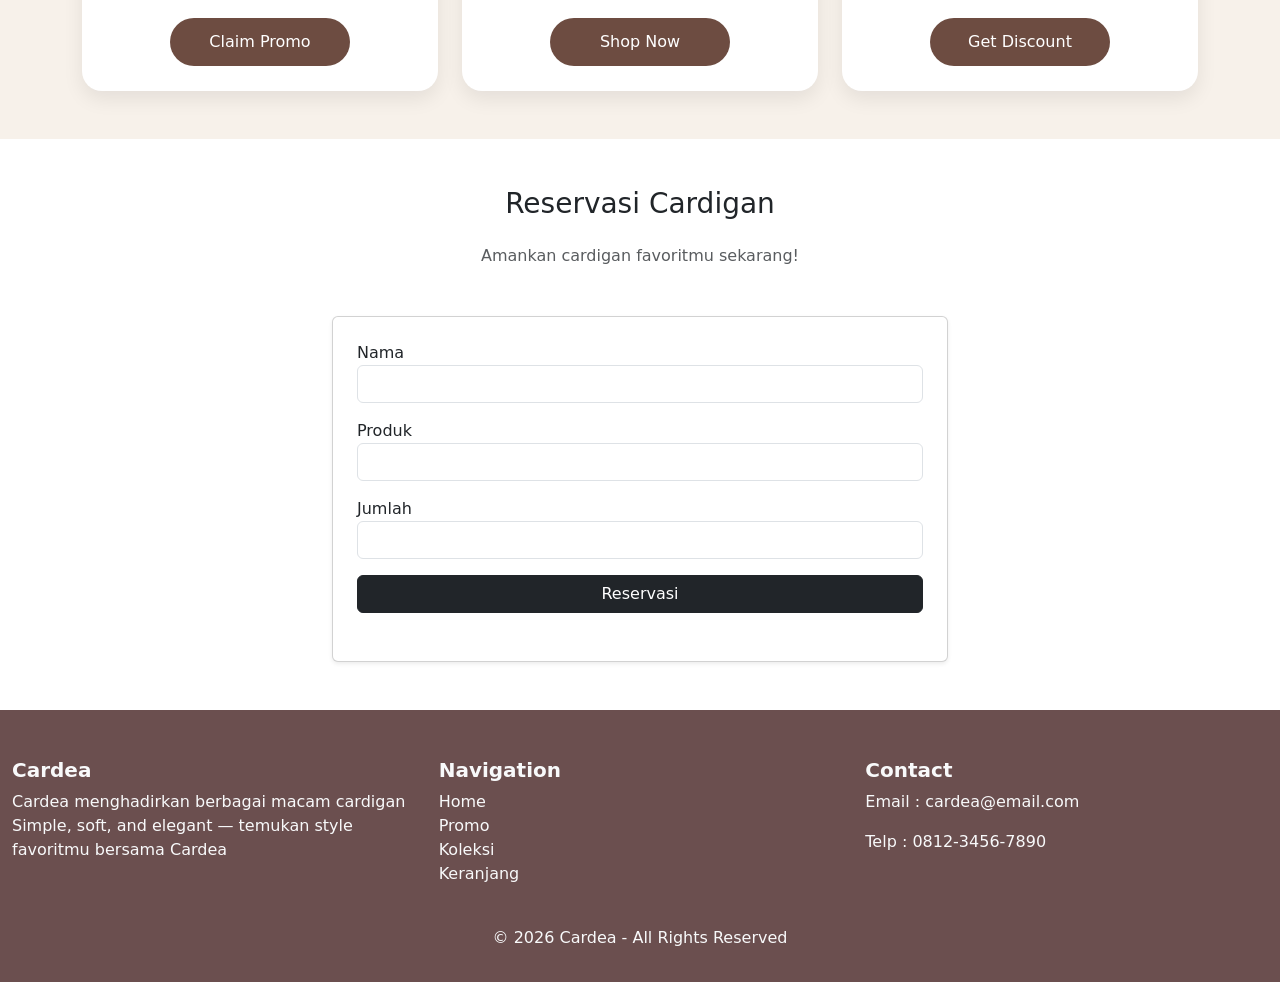
<file: promo.html>
<!DOCTYPE html>
<html>
<head>
  <title>Cardea</title>
  <link href="https://cdn.jsdelivr.net/npm/bootstrap@5.3.0/dist/css/bootstrap.min.css" rel="stylesheet">
  <link rel="stylesheet" href="https://cdn.jsdelivr.net/npm/bootstrap-icons@1.11.3/font/bootstrap-icons.min.css">
  <link rel="stylesheet" href="css.css">
</head>

<body>

<!-- NAVBAR -->
<nav class="navbar navbar-expand-lg navbar-dark fixed-top custom-navbar">
  <div class="container">

    <a class="navbar-brand">CARDEA</a>
    <button class="navbar-toggler" data-bs-toggle="collapse" data-bs-target="#nav">
      <span class="navbar-toggler-icon"></span>
    </button>

    <div class="collapse navbar-collapse justify-content-center" id="nav">
      <ul class="navbar-nav">
        <li class="nav-item"><a class="nav-link active" href="index.html">Home</a></li>
        <li class="nav-item"><a class="nav-link" href="koleksi.html">Koleksi</a></li>
        <li class="nav-item"><a class="nav-link" href="promo.html">Promo</a></li>
        <li class="nav-item"><a class="nav-link" href="keranjang.html">Keranjang</a></li>
      </ul>
    </div>
  </div>
</nav>
<section class="hero"></section>

<section class="promo py-5">
  <div class="container">

    <!-- TITLE -->
    <div class="text-center mb-5">
      <h2 class="promo-title"> Promo Cardea </h2>

      <p class="promo-subtitle">
        Nikmati promo spesial cardigan favoritmu  </p>
    </div>

    <div class="d-flex justify-content-center gap-3 flex-wrap mb-5">
      <button class="btn filter-btn active" onclick="showPromo('diskon')"> Promo Diskon </button>
      <button class="btn filter-btn" onclick="showPromo('bonus')"> Promo Bonus </button>
    </div>
    <div id="diskonPromo">
      <div class="row g-4">

        <!-- CARD 1 -->
        <div class="col-md-4">
          <div class="promo-card">
            <img src="oversizecardi4.jpg" class="promo-img">
            <div class="promo-content">
              <h4>Discount 20%</h4>
              <p> Diskon spesial untuk pembelian minimal 2 cardigan. </p>
               <button class="buy-btn">  Claim Promo  </button>

            </div>
          </div>
        </div>

        <!-- CARD 2 -->
        <div class="col-md-4">
          <div class="promo-card">
            <img src="cardigan cream pink.jpg" class="promo-img">
            <div class="promo-content">
              <h4>Discount 15%</h4>
              <p> Belanja cardigan premium lebih hemat hari ini.
              </p>
              <button class="buy-btn"> Shop Now </button>

            </div>
          </div>
        </div>

        <!-- CARD 3 -->
        <div class="col-md-4">
          <div class="promo-card">
            <img src="gicc cardea.jpg" class="promo-img">
            <div class="promo-content"> <h4>Special Sale</h4>
              <p>  Promo terbatas untuk koleksi cardigan terbaru.</p>
              <button class="buy-btn">Get Discount</button>

            </div>
          </div>
        </div>
      </div>
    </div>

    <div id="bonusPromo" style="display:none;">
      <div class="row g-4">
        <!-- CARD 1 -->
        <div class="col-md-4">
          <div class="promo-card">
            <img src="oversizecardi1.jpg" class="promo-img">
            <div class="promo-content">
              <h4>Free Tote Bag</h4>
              <p> Beli cardigan tertentu gratis tote bag aesthetic. </p>
              <button class="buy-btn">Get Bonus
              </button>
            </div>
          </div>
        </div>

        <!-- CARD 2 -->
        <div class="col-md-4">
          <div class="promo-card">
            <img src="cardiganoversize2.jpg" class="promo-img">
            <div class="promo-content">
              <h4>Buy 2 Get 1</h4>
              <p>  Beli 2 cardigan gratis 1 cardigan pilihan.  </p>
              <button class="buy-btn">  Claim Now </button>
            </div>
          </div>
        </div>

        <!-- CARD 3 -->
        <div class="col-md-4">
          <div class="promo-card">
            <img src="yyy.jpg" class="promo-img">
            <div class="promo-content">
              <h4>Free Accessories</h4>
              <p> Dapatkan bonus accessories untuk pembelian tertentu.</p>
              <button class="buy-btn"> Get Gift</button>
            </div>
          </div>
        </div>
      </div>
    </div>
  </div>
</section>

<!-- RESERVASI -->
<section class="reservasi py-5">
  <div class="container-fluid">
    <h3 class="text-center mb-4">Reservasi Cardigan</h3>
    <p class="text-center text-muted mb-5">Amankan cardigan favoritmu sekarang!</p>

    <div class="row justify-content-center">
      <div class="col-md-6">
        <div class="card p-4 shadow-sm">

          <div class="mb-3">
            <label>Nama</label>
            <input type="text" id="nama" class="form-control">
          </div>

          <div class="mb-3">
            <label>Produk</label>
            <input type="text" id="produk" class="form-control">
            </select>
          </div>

          <div class="mb-3">
            <label>Jumlah</label>
            <input type="number" id="jumlah" class="form-control">
          </div>
          <button class="btn btn-dark w-100" onclick="reservasi()">Reservasi</button>

          <div id="hasil" class="mt-4 text-center fw-bold"></div>

        </div>
      </div>
    </div>
  </div>
</div>
  </div>
      </div>
    </div>
  </div>
</div>
</section>

<!-- FOOTER -->
<footer class="footer text-light pt-5 pb-3">
  <div class="container-fluid">

    <div class="row">
      <div class="col-md-4 mb-4">
        <h5 class="fw-bold">Cardea</h5>
        <p>
        Cardea menghadirkan berbagai macam cardigan
        Simple, soft, and elegant — temukan style favoritmu bersama Cardea
        </p>
      </div>
      <div class="col-md-4 mb-4">
        <h5 class="fw-bold">Navigation</h5>
        <ul class="list-unstyled footer">
          <li><a class="nav-link" href="index.html">Home</a></li>
          <li><a class="nav-link" href="promo.html">Promo</a></li>
          <li><a class="nav-link" href="koleksi.html">Koleksi</a></li>
           <li><a class="nav-link" href="keranjang.html">Keranjang</a></li>
        </ul>
      </div>

      <div class="col-md-4 mb-4">
        <h5 class="fw-bold">Contact</h5>
        <p>Email : cardea@email.com</p>
        <p>Telp : 0812-3456-7890</p>
      </div>
    </div>
    <div class="footer-bottom text-center">
      <p>© 2026 Cardea - All Rights Reserved</p>
    </div>
  </div>
</footer>
<script src="https://cdn.jsdelivr.net/npm/bootstrap@5.3.0/dist/js/bootstrap.bundle.min.js"></script>
<script src="script.js"></script>

</body>
</html>
</file>
<file: css.css>
.body{
  font-family:'Poppins',sans-serif;
  background:#f8f4ef;
  overflow-x:hidden;
}
.custom-navbar{
  background:transparent;
  transition:.3s;
}
.custom-navbar .nav-link,
.custom-navbar .navbar-brand{
  color:#fff !important;
  font-weight:500;
  letter-spacing:1px;
}

.scrolled{
  background:rgba(75,63,53,.9);
}

.hero{
  height:100vh;
  background:url("cardea jpg.jpeg");
  background-size:cover;
  background-position:center;
}

.hero h1{
  font-family:'Cormorant Garamond',serif;
  font-size:70px;
  font-weight:700;
}

.welcome-text{
  font-size:14px;
  letter-spacing:5px;
  color:#f5e6d3;
}


/* PRODUK */
.product{
  border:none;
  border-radius:20px;
  overflow:hidden;
  height:100%;
  box-shadow:0 5px 15px rgba(239, 237, 237, 0.08);
}

.product img{
  width:100%;
  height:320px;
  object-fit:cover;
  background:#f5f5f5;
}

.product .card-body{
  height:220px;
  display:flex;
  flex-direction:column;
  justify-content:space-between;
  text-align:center;
  padding:20px;
}

.product h5{
  min-height:60px;
  display:flex;
  align-items:center;
  justify-content:center;
  font-size:20px;
}

.product p{
  margin:0;
  color:#7a5c58;
  font-weight:600;
}

.product .btn{
  width:140px;
  margin:auto;
  border-radius:12px;
}

/* REVIEW */
.review-card{
  height:100%;
  border-radius:25px;
  padding:30px;
  background:rgba(255,255,255,.5);
  box-shadow:0 5px 15px rgba(0,0,0,.08);
}

.review-user{
  display:flex;
  align-items:center;
  gap:15px;
}

.review-user img{
  width:60px;
  height:60px;
  border-radius:50%;
  object-fit:cover;
}

/* Koleksi */
.promo-card{
  border-radius:25px;
  height:100%;
}

.promo-icon{
  font-size:50px;
  margin-bottom:20px;
  color:#6b4f4f;
}

.promo-card .btn{
  width:170px;
  margin:auto;
  border-radius:14px;
}

.produk{
  padding:100px 0;
  background:#f7f3ef;
}

.product-card{
  background:#fff;
  border:none;
  border-radius:20px;
  overflow:hidden;
  height:100%;
  display:flex;
  flex-direction:column;
  box-shadow:0 5px 15px rgba(0,0,0,.08);
}

.product-card img{
  width:100%;
  height:320px;
  object-fit:cover;
  background:#f5f5f5;
}

.product-card .card-body{
  flex:1;
  display:flex;
  flex-direction:column;
  justify-content:space-between;
  text-align:center;
  padding:20px;
}

.product-card h5{
  min-height:65px;
  display:flex;
  align-items:center;
  justify-content:center;
  font-size:20px;
  color:#5d4037;
  margin-bottom:10px;
}

.price{
  color:#7a5c58;
  font-weight:600;
  margin-bottom:20px;
}
.buy-now{
  width:100%;
  padding:10px;
  border-radius:12px;
  border:none;
}

.add-cart{
  background:#6b4f4f;
  color:#fff;
  margin-bottom:10px;
}

.buy-now{
  border:1px solid #6b4f4f;
  background:transparent;
  color:#6b4f4f;
}

.promo{
  background:#f7f1ea;
  padding:80px 0;
}

.promo-title{
  color:#6d4c41;
  font-size:45px;
  font-weight:bold;
}

.promo-subtitle{
  color:#8d6e63;
  margin-bottom:40px;
}

.promo-card{
  background:#fff;
  border-radius:20px;
  overflow:hidden;
  height:100%;
  box-shadow:0 8px 20px rgba(0,0,0,.08);
}

.promo-img{
  width:100%;
  height:320px;
  object-fit:cover;
}

.promo-content{
  padding:25px;
  text-align:center;
}

.buy-btn{
  background:#6d4c41;
  color:#fff;
  border:none;
  padding:12px 25px;
  border-radius:30px;
  width:180px;
  display:block;
  margin:20px auto 0;
}

.review-section{
  background:linear-gradient(to bottom,#f7efe8,#e6d1bf);
  padding:90px 0;
}

.review-card{
  background:rgba(255,255,255,.4);
  border-radius:25px;
  padding:30px;
}

.review-user{
  display:flex;
  align-items:center;
  gap:15px;
}

.review-user img{
  width:60px;
  height:60px;
  border-radius:50%;
  object-fit:cover;
}

.cart-wrapper{
  background:#fff;
  border-radius:28px;
  padding:35px;
}

.cart-header,
.cart-item{
  display:grid;
  grid-template-columns:2.8fr 1fr 1fr 1fr;
  gap:10px;
  align-items:center;
}

.cart-header{
  background:#f3e5e5;
  padding:18px 28px;
  border-radius:20px;
  margin-bottom:20px;
}

.cart-item{
  padding:22px 10px;
  border-bottom:1px solid #eee;
}

.cart-product{
  display:flex;
  align-items:center;
  gap:18px;
}

.cart-img{
  width:95px;
  height:95px;
  object-fit:cover;
  border-radius:18px;
}

.cart-text{
  text-align:center;
  color:#6b4b4b;
}

.cart-bottom{
  margin-top:35px;
  display:flex;
  justify-content:space-between;
  align-items:center;
}

.btn-checkout{
  background:#8b5e5e;
  color:#fff;
  border:none;
  padding:14px 38px;
  border-radius:15px;
}

.detail-box{
  display:none;
  margin-top:25px;
  background:#fff;
  border-radius:22px;
  padding:28px;
  border:1px solid #754f4f;
}

.detail-item{
  display:flex;
  justify-content:space-between;
  padding:14px 0;
  border-bottom:1px solid #785c5c;
}

.btn-selesai{
  margin-top:22px;
  background:#593c3c;
  color:#fff;
  border:none;
  padding:12px 30px;
  border-radius:14px;
}

.footer{
  background:#6b4f4f;
}

@media(max-width:768px){

  .hero h1{
    font-size:38px;
  }

  .product-card img,
  .promo-img{
    height:250px;
  }

  .cart-header{
    display:none;
  }

  .cart-item{
    grid-template-columns:1fr;
    text-align:center;
  }

  .cart-product{
    flex-direction:column;
  }

}
</file>
